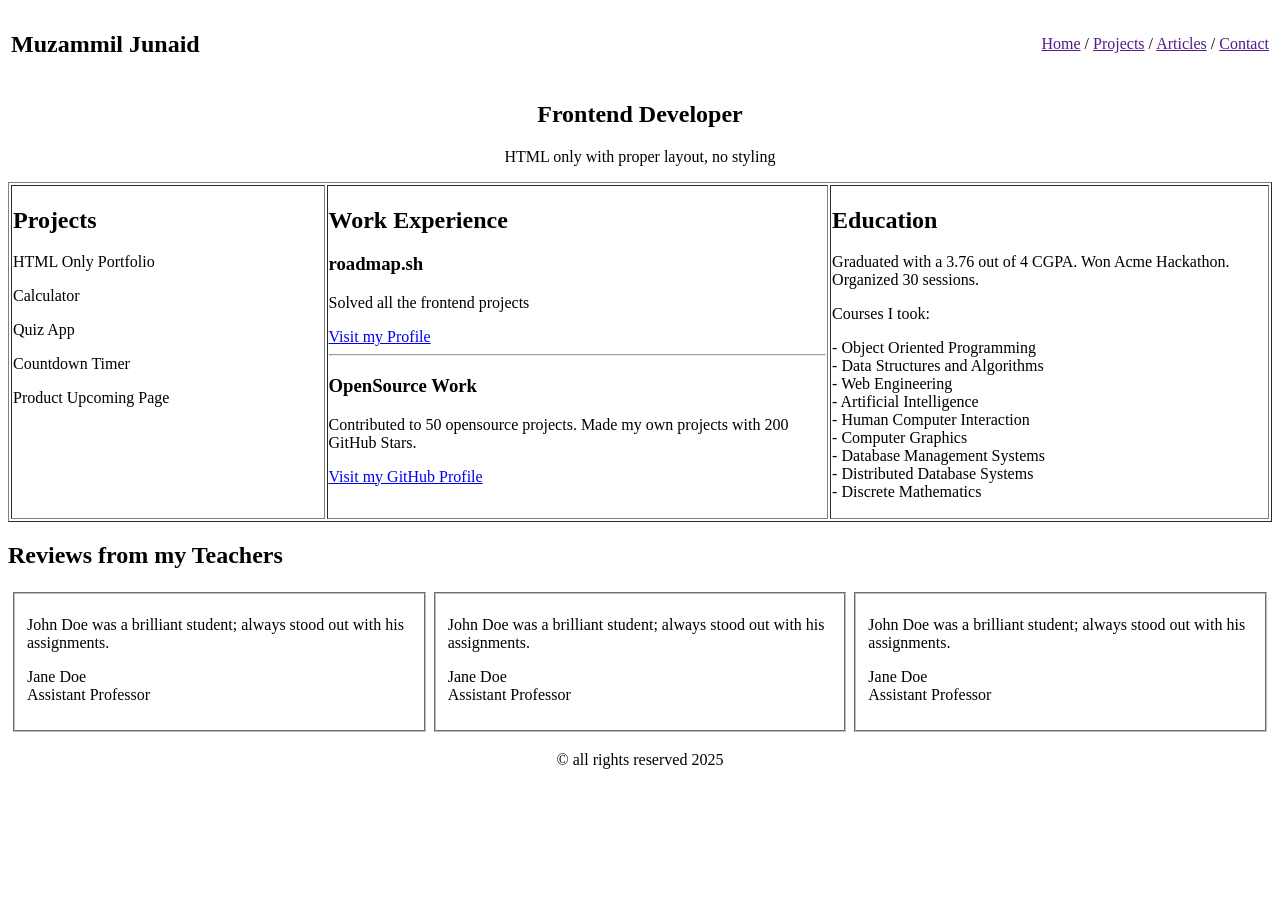
<file: cp1.html>
<!DOCTYPE html>
<html>
<head>
    <title>My Portfolio</title>
</head>
<body>
    <header>
        <table width="100%">
            <tr>
                <td>
                    <h2>Muzammil Junaid</h2>
                </td>
                <td align="right">
                    <a href=""
                    target="_blank">Home</a> /
                    <a href=""
                    target="_blank">Projects</a> /
                    <a href=""
                    target="_blank">Articles</a> /
                    <a href=""
                    >Contact</a>
                </td>
            </tr>
        </table>
    </header>
    <main>
        <section align="center">
            <h1>Frontend Developer</h1>
            <p>HTML only with proper layout, no styling</p>
        </section>
        <section>
            <table border="1" width="100%">
                <tr>
                    <td width="25%" valign="top">
                        <h2>Projects</h2>
                        <p>HTML Only Portfolio</p>
                        <p>Calculator</p>
                        <p>Quiz App</p>
                        <p>Countdown Timer</p>
                        <p>Product Upcoming Page</p>
                    </td>
                    <td width="40%" valign="top">
                        <h2>Work Experience</h2>
                        <h3>roadmap.sh</h3>
                        <p>Solved all the frontend projects</p>
                        <a href="https://www.myprofile.com"
                        target="_blank">Visit my Profile</a>
                        <hr>
                        <h3>OpenSource Work</h3>
                        <p>
                            Contributed to 50 opensource projects.
                            Made my own projects with 200 GitHub Stars.
                        </p>
                        <a href="https://github.com/Muzammil-junaid/Web-technologies"
                        target="_blank">Visit my GitHub Profile</a>
                    </td>
                    <td width="35%" valign="top">

                        <h2>Education</h2>
                        <p>
                            Graduated with a 3.76 out of 4 CGPA.
                            Won Acme Hackathon.
                            Organized 30 sessions.
                        </p>
                        <p>Courses I took:</p>
                        <p>
                            - Object Oriented Programming<br>
                            - Data Structures and Algorithms<br>
                            - Web Engineering<br>
                            - Artificial Intelligence<br>
                            - Human Computer Interaction<br>
                            - Computer Graphics<br>
                            - Database Management Systems<br>
                            - Distributed Database Systems<br>
                            - Discrete Mathematics
                        </p>
                    </td>
                </tr>
            </table>
        </section>
        <section>
            <h2>Reviews from my Teachers</h2>
            <table width="100%">
                <tr>
                    <td>
                        <fieldset>
                            <p>
                                John Doe was a brilliant student;
                                always stood out with his assignments.
                            </p>
                            <p>Jane Doe<br>
                            Assistant Professor</p>
                        </fieldset>
                    </td>
                    <td>
                        <fieldset>
                            <p>
                                John Doe was a brilliant student;
                                always stood out with his assignments.
                            </p>
                            <p>Jane Doe<br>
                            Assistant Professor</p>
                        </fieldset>
                    </td>
                    <td>
                        <fieldset>
                            <p>
                                John Doe was a brilliant student;
                                always stood out with his assignments.
                            </p>
                            <p>Jane Doe<br>
                            Assistant Professor</p>
                        </fieldset>
                    </td>
                </tr>
            </table>
        </section>
    </main>
    <footer align="center">
        <p>© all rights reserved 2025</p>
    </footer>
</body>
</html>
</file>
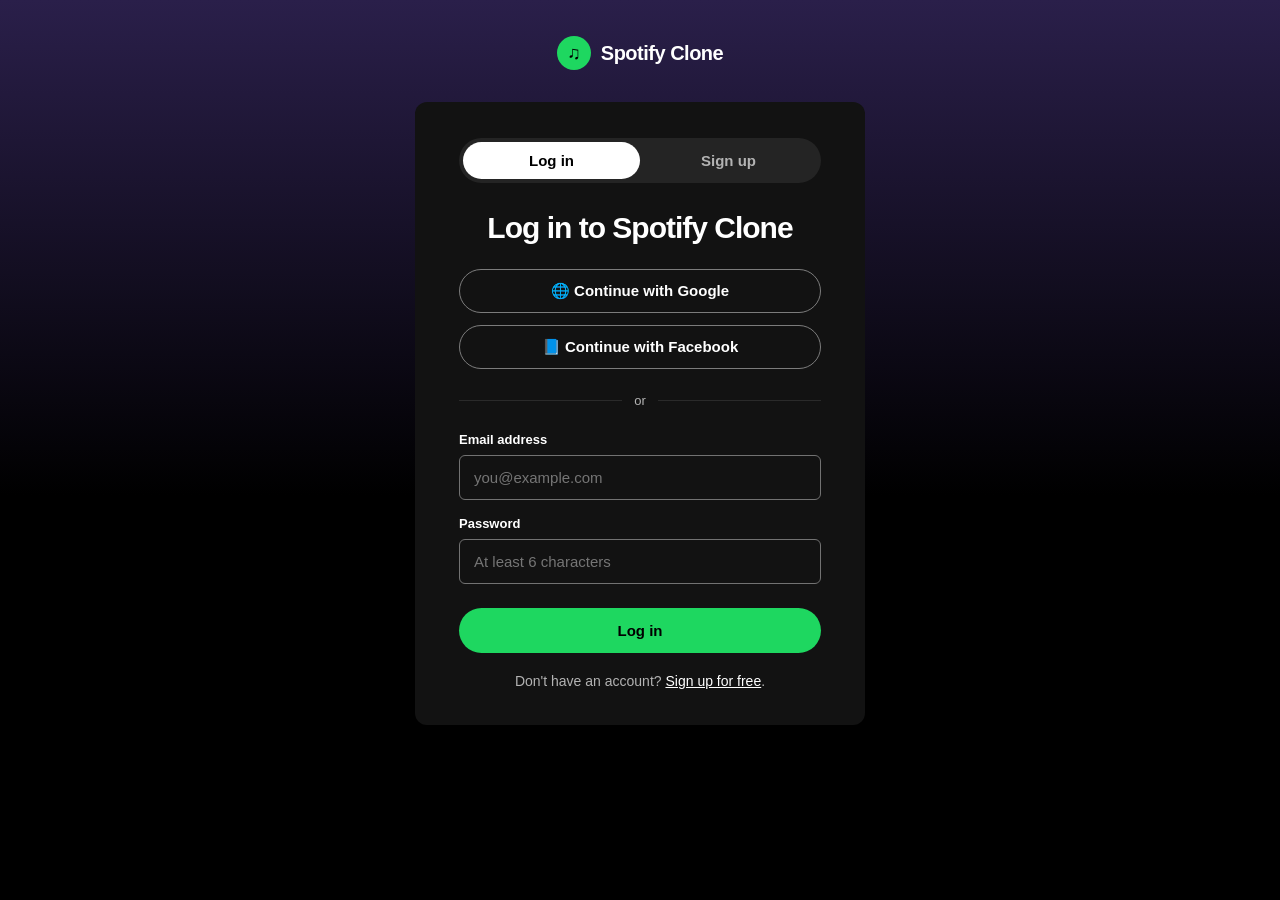
<file: login.html>
<!DOCTYPE html>
<html lang="en">
<head>
  <meta charset="UTF-8">
  <meta name="viewport" content="width=device-width, initial-scale=1.0">
  <title>Spotify Clone - Log in</title>
  <link rel="stylesheet" href="style.css">
</head>
<body class="auth-page">
  <a href="index.html" class="logo"><span class="logo-dot">♫</span> Spotify Clone</a>
  <div class="auth-card">
    <div class="auth-tabs" role="tablist">
      <button type="button" class="auth-tab active" data-mode="login" role="tab">Log in</button>
      <button type="button" class="auth-tab" data-mode="signup" role="tab">Sign up</button>
    </div>
    <h1 id="authTitle">Log in to Spotify Clone</h1>
    <a href="#" class="btn btn-outline social-btn">🌐 Continue with Google</a>
    <a href="#" class="btn btn-outline social-btn">📘 Continue with Facebook</a>
    <div class="divider">or</div>
    <form id="authForm" novalidate>
      <div class="field signup-only hidden">
        <label for="name">Your name</label>
        <input id="name" type="text" placeholder="Muzammil" autocomplete="name">
        <div class="msg"></div>
      </div>
      <div class="field">
        <label for="email">Email address</label>
        <input id="email" type="email" placeholder="you@example.com" autocomplete="email">
        <div class="msg"></div>
      </div>
      <div class="field">
        <label for="password">Password</label>
        <input id="password" type="password" placeholder="At least 6 characters" autocomplete="current-password">
        <div class="msg"></div>
      </div>
      <button type="submit" class="btn btn-green" id="authSubmit">Log in</button>
    </form>
    <p class="auth-foot" id="authFoot"></p>
  </div>
  <script src="script.js"></script>
</body>
</html>
</file>
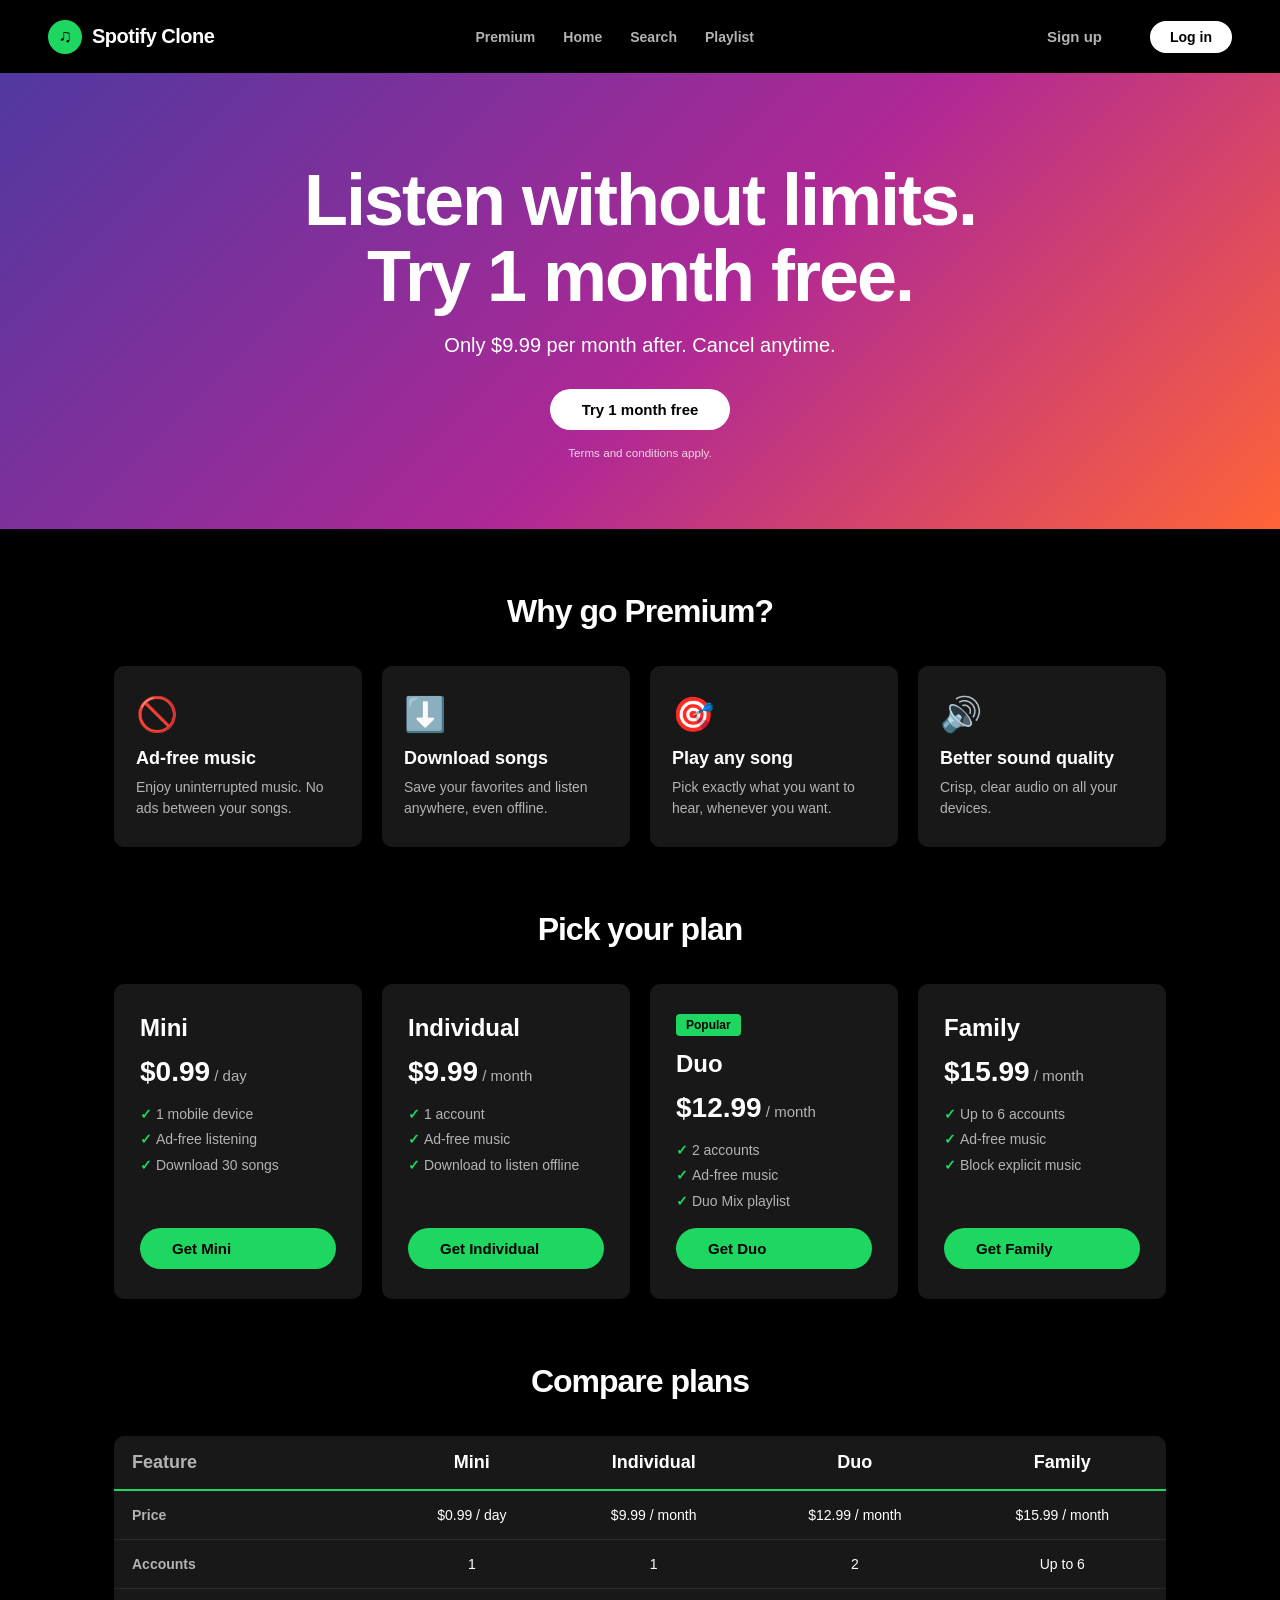
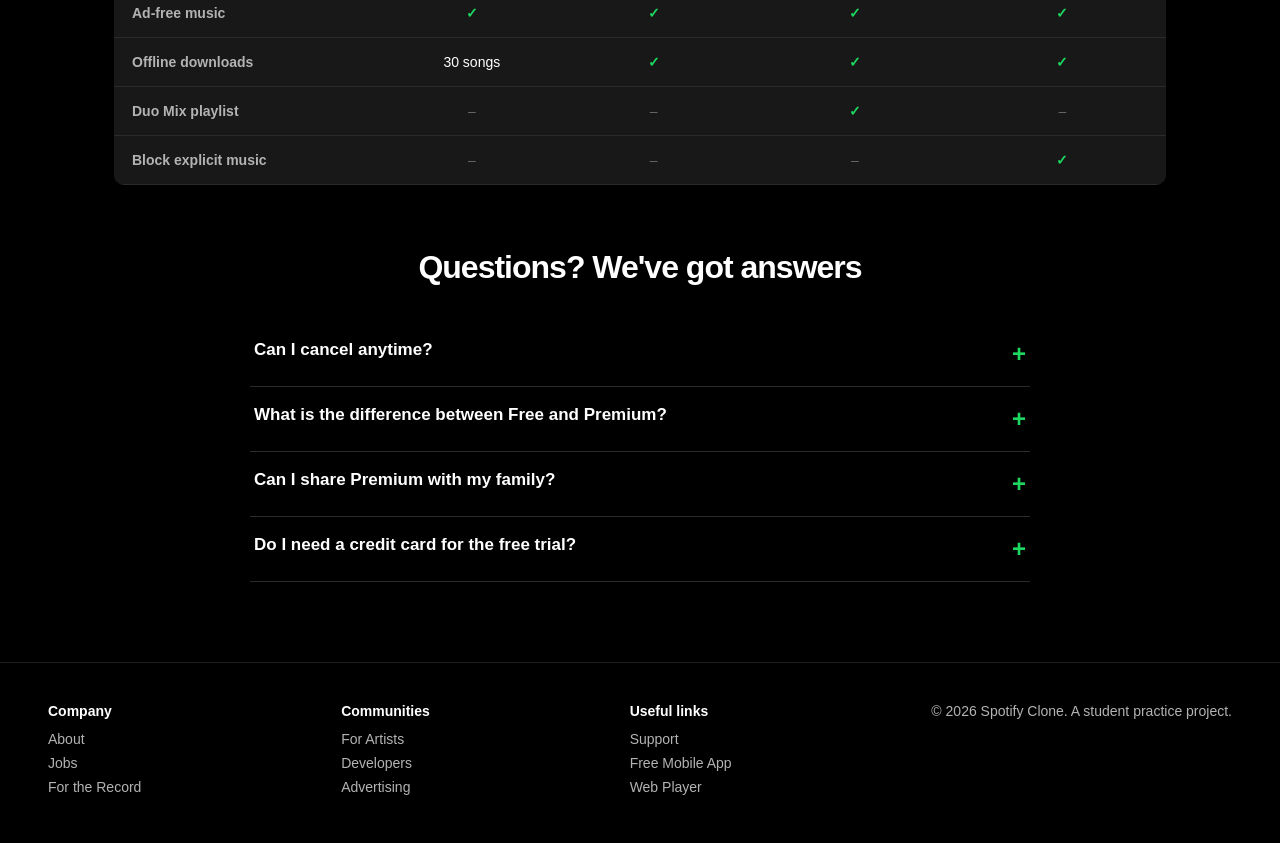
<file: premium.html>
<!DOCTYPE html>
<html lang="en">
<head>
  <meta charset="UTF-8">
  <meta name="viewport" content="width=device-width, initial-scale=1.0">
  <title>Spotify Clone - Premium</title>
  <link rel="stylesheet" href="style.css">
</head>
<body class="page">
  <header class="site-nav">
    <a href="index.html" class="logo"><span class="logo-dot">♫</span> Spotify Clone</a>
    <ul>
      <li><a href="premium.html">Premium</a></li>
      <li><a href="index.html">Home</a></li>
      <li><a href="search.html">Search</a></li>
      <li><a href="playlist.html">Playlist</a></li>
    </ul>
    <div class="right">
      <a href="login.html#signup" class="btn btn-ghost">Sign up</a>
      <a href="login.html" class="btn btn-white btn-small">Log in</a>
    </div>
  </header>
  <section class="hero">
    <h1>Listen without limits.<br>Try 1 month free.</h1>
    <p>Only $9.99 per month after. Cancel anytime.</p>
    <a href="#" class="btn btn-white">Try 1 month free</a>
    <small>Terms and conditions apply.</small>
  </section>
  <div class="wrap">
    <h2 class="center">Why go Premium?</h2>
    <ul class="perks">
      <li class="perk"><div class="icon">🚫</div><h3>Ad-free music</h3><p>Enjoy uninterrupted music. No ads between your songs.</p></li>
      <li class="perk"><div class="icon">⬇️</div><h3>Download songs</h3><p>Save your favorites and listen anywhere, even offline.</p></li>
      <li class="perk"><div class="icon">🎯</div><h3>Play any song</h3><p>Pick exactly what you want to hear, whenever you want.</p></li>
      <li class="perk"><div class="icon">🔊</div><h3>Better sound quality</h3><p>Crisp, clear audio on all your devices.</p></li>
    </ul>
    <h2 class="center">Pick your plan</h2>
    <ul class="plans">
        <li class="plan">
          <h3>Mini</h3>
          <div class="price"><b>$0.99</b> / day</div>
          <ul><li>1 mobile device</li><li>Ad-free listening</li><li>Download 30 songs</li></ul>
          <a href="#" class="btn btn-green">Get Mini</a>
        </li>
        <li class="plan">
          <h3>Individual</h3>
          <div class="price"><b>$9.99</b> / month</div>
          <ul><li>1 account</li><li>Ad-free music</li><li>Download to listen offline</li></ul>
          <a href="#" class="btn btn-green">Get Individual</a>
        </li>
        <li class="plan"><span class="badge">Popular</span>
          <h3>Duo</h3>
          <div class="price"><b>$12.99</b> / month</div>
          <ul><li>2 accounts</li><li>Ad-free music</li><li>Duo Mix playlist</li></ul>
          <a href="#" class="btn btn-green">Get Duo</a>
        </li>
        <li class="plan">
          <h3>Family</h3>
          <div class="price"><b>$15.99</b> / month</div>
          <ul><li>Up to 6 accounts</li><li>Ad-free music</li><li>Block explicit music</li></ul>
          <a href="#" class="btn btn-green">Get Family</a>
        </li>
    </ul>
    <h2 class="center">Compare plans</h2>
    <div class="table-wrap">
      <table class="compare">
        <thead>
          <tr><th>Feature</th><th>Mini</th><th>Individual</th><th>Duo</th><th>Family</th></tr>
        </thead>
        <tbody>
          <tr><td>Price</td><td>$0.99 / day</td><td>$9.99 / month</td><td>$12.99 / month</td><td>$15.99 / month</td></tr>
          <tr><td>Accounts</td><td>1</td><td>1</td><td>2</td><td>Up to 6</td></tr>
          <tr><td>Ad-free music</td><td class="yes">✓</td><td class="yes">✓</td><td class="yes">✓</td><td class="yes">✓</td></tr>
          <tr><td>Offline downloads</td><td>30 songs</td><td class="yes">✓</td><td class="yes">✓</td><td class="yes">✓</td></tr>
          <tr><td>Duo Mix playlist</td><td class="no">–</td><td class="no">–</td><td class="yes">✓</td><td class="no">–</td></tr>
          <tr><td>Block explicit music</td><td class="no">–</td><td class="no">–</td><td class="no">–</td><td class="yes">✓</td></tr>
        </tbody>
      </table>
    </div>
    <h2 class="center">Questions? We've got answers</h2>
    <div class="faq">
      <details><summary>Can I cancel anytime?</summary><p>Yes. You can cancel your plan whenever you like and keep Premium until the end of your billing period.</p></details>
      <details><summary>What is the difference between Free and Premium?</summary><p>Free has ads and shuffle-only play on mobile. Premium removes ads, lets you play any song, and lets you download music.</p></details>
      <details><summary>Can I share Premium with my family?</summary><p>Yes. The Duo and Family plans let several people listen with their own accounts.</p></details>
      <details><summary>Do I need a credit card for the free trial?</summary><p>This is a demo page, so nothing is charged. In a real app, payment details would be required to start a trial.</p></details>
    </div>
  </div>
  <footer class="site-footer">
    <div><h4>Company</h4><ul><li><a href="#">About</a></li><li><a href="#">Jobs</a></li><li><a href="#">For the Record</a></li></ul></div>
    <div><h4>Communities</h4><ul><li><a href="#">For Artists</a></li><li><a href="#">Developers</a></li><li><a href="#">Advertising</a></li></ul></div>
    <div><h4>Useful links</h4><ul><li><a href="#">Support</a></li><li><a href="#">Free Mobile App</a></li><li><a href="index.html">Web Player</a></li></ul></div>
    <div><p>© 2026 Spotify Clone. A student practice project.</p></div>
  </footer>
  <script src="script.js"></script>
</body>
</html>
</file>
<file: style.css>
* { margin: 0; padding: 0; box-sizing: border-box; }
:root {
  --bg: #121212;
  --panel: #181818;
  --hover: #2a2a2a;
  --text: #ffffff;
  --muted: #b3b3b3;
  --green: #1ed760;
  --green-dark: #1db954;
}
html, body { height: 100%; }
body {
  background: #000;
  color: var(--text);
  font-family: "Segoe UI", "Helvetica Neue", Arial, sans-serif;
  font-size: 14px;
}
a { color: inherit; text-decoration: none; }
ul { list-style: none; }
:focus-visible { outline: 2px solid var(--green); outline-offset: 2px; }
.app {
  display: grid;
  grid-template-columns: 280px 1fr;
  grid-template-rows: 1fr 84px;
  gap: 8px;
  height: 100vh;
  padding: 8px;
}
.sidebar { display: flex; flex-direction: column; gap: 8px; min-height: 0; }
.box { background: var(--bg); border-radius: 8px; padding: 12px; }
.logo {
  display: flex; align-items: center; gap: 10px;
  padding: 10px 12px 14px; font-size: 20px; font-weight: 800; letter-spacing: -0.5px;
}
.logo-dot {
  width: 34px; height: 34px; border-radius: 50%;
  background: var(--green); color: #000;
  display: flex; align-items: center; justify-content: center; font-size: 18px;
}

.nav a {
  display: flex; align-items: center; gap: 16px;
  padding: 10px 12px; border-radius: 6px;
  color: var(--muted); font-weight: 700; font-size: 15px;
  transition: color .2s;
}
.nav a:hover, .nav a.active { color: #fff; }

.library { flex: 1; overflow-y: auto; min-height: 0; }
.library-head {
  display: flex; justify-content: space-between; align-items: center;
  padding: 6px 8px 12px; color: var(--muted); font-weight: 700; font-size: 15px;
}
.pills { display: flex; gap: 8px; padding: 0 8px 12px; }
.pill {
  background: #2a2a2a; padding: 6px 12px; border-radius: 20px; font-size: 13px;
}
.lib-item {
  display: flex; align-items: center; gap: 12px;
  padding: 8px; border-radius: 6px;
}
.lib-item:hover { background: var(--hover); }
.thumb.round { border-radius: 50%; }
.logo.flat { padding: 0; }
.lib-item .thumb { width: 48px; height: 48px; border-radius: 4px; flex-shrink: 0; }
.lib-item strong { display: block; font-size: 15px; }
.lib-item span { color: var(--muted); font-size: 13px; }
.main {
  background: linear-gradient(180deg, #2d3a5a 0, var(--bg) 340px);
  border-radius: 8px; overflow-y: auto; min-height: 0;
}
.main.green  { background: linear-gradient(180deg, #1f5f3a 0, var(--bg) 340px); }
.main.purple { background: linear-gradient(180deg, #4a2f7a 0, var(--bg) 340px); }
.main.plain  { background: linear-gradient(180deg, #333 0, var(--bg) 340px); }
.topbar {
  position: sticky; top: 0; z-index: 5;
  display: flex; justify-content: space-between; align-items: center;
  padding: 16px 24px; background: rgba(18,18,18,.55); backdrop-filter: blur(10px);
}
.arrows { display: flex; gap: 8px; }
.arrow {
  width: 32px; height: 32px; border-radius: 50%; background: rgba(0,0,0,.7);
  display: flex; align-items: center; justify-content: center; font-size: 18px;
}
.top-actions { display: flex; align-items: center; gap: 12px; }

.btn {
  display: inline-block; padding: 12px 32px; border-radius: 500px;
  font-weight: 700; font-size: 15px; transition: transform .15s, background .2s;
  cursor: pointer; border: 0; font-family: inherit;
}
.btn:hover { transform: scale(1.04); }
.btn-white { background: #fff; color: #000; }
.btn-green { background: var(--green); color: #000; }
.btn-green:hover { background: #3be477; }
.btn-ghost { background: transparent; color: var(--muted); }
.btn-ghost:hover { color: #fff; }
.btn-outline { background: transparent; color: #fff; border: 1px solid #7c7c7c; }
.btn-outline:hover { border-color: #fff; }
.btn-small { padding: 8px 20px; font-size: 14px; }
.content { padding: 8px 24px 32px; }
.section-head {
  display: flex; justify-content: space-between; align-items: baseline; margin: 28px 0 16px;
}
.section-head h2 { font-size: 24px; letter-spacing: -0.4px; }
.section-head a { color: var(--muted); font-weight: 700; font-size: 14px; }
.section-head a:hover { text-decoration: underline; }
.c1  { background: linear-gradient(135deg, #ff5f6d, #ffc371); }
.c2  { background: linear-gradient(135deg, #4776e6, #8e54e9); }
.c3  { background: linear-gradient(135deg, #11998e, #38ef7d); }
.c4  { background: linear-gradient(135deg, #f7971e, #ffd200); }
.c5  { background: linear-gradient(135deg, #c33764, #1d2671); }
.c6  { background: linear-gradient(135deg, #2193b0, #6dd5ed); }
.c7  { background: linear-gradient(135deg, #614385, #516395); }
.c8  { background: linear-gradient(135deg, #ee0979, #ff6a00); }
.c9  { background: linear-gradient(135deg, #232526, #636e72); }
.c10 { background: linear-gradient(135deg, #56ab2f, #a8e063); }
.c11 { background: linear-gradient(135deg, #e96443, #904e95); }
.c12 { background: linear-gradient(135deg, #00c6ff, #0072ff); }
.greeting { font-size: 32px; font-weight: 800; letter-spacing: -1px; margin: 12px 0 20px; }
.tiles { display: grid; grid-template-columns: repeat(auto-fill, minmax(280px, 1fr)); gap: 16px; }
.tile {
  display: flex; align-items: center; gap: 16px;
  background: rgba(255,255,255,.1); border-radius: 6px; overflow: hidden;
  position: relative; transition: background .25s; font-weight: 700; font-size: 16px;
}
.tile:hover { background: rgba(255,255,255,.2); }
.tile .thumb { width: 80px; height: 80px; flex-shrink: 0; }
.tile .play { right: 16px; bottom: auto; top: 50%; margin-top: -24px; width: 48px; height: 48px; }
.tile:hover .play { opacity: 1; transform: none; }
.grid { display: grid; grid-template-columns: repeat(auto-fill, minmax(176px, 1fr)); gap: 20px; }
.card {
  background: var(--panel); padding: 16px; border-radius: 8px;
  transition: background .3s; display: block;
}
.card:hover { background: #282828; }
.card .art {
  aspect-ratio: 1 / 1; border-radius: 6px; margin-bottom: 16px;
  box-shadow: 0 8px 24px rgba(0,0,0,.5); position: relative;
}
.card.round .art { border-radius: 50%; }
.card h3 { font-size: 16px; margin-bottom: 6px; white-space: nowrap; overflow: hidden; text-overflow: ellipsis; }
.card p { color: var(--muted); font-size: 14px; line-height: 1.4;
  display: -webkit-box; -webkit-line-clamp: 2; -webkit-box-orient: vertical; overflow: hidden; }
.play {
  position: absolute; right: 8px; bottom: 8px; width: 48px; height: 48px; border-radius: 50%;
  background: var(--green); color: #000; font-size: 18px; padding-left: 3px;
  display: flex; align-items: center; justify-content: center;
  opacity: 0; transform: translateY(8px);
  transition: opacity .3s, transform .3s; box-shadow: 0 8px 16px rgba(0,0,0,.4);
}
.card:hover .play { opacity: 1; transform: none; }
.pl-header { display: flex; align-items: flex-end; gap: 24px; padding: 16px 0 24px; }
.pl-cover { width: 230px; height: 230px; border-radius: 6px; box-shadow: 0 8px 40px rgba(0,0,0,.6); flex-shrink: 0; }
.pl-header small { font-weight: 700; font-size: 13px; }
.pl-header h1 { font-size: clamp(36px, 7vw, 84px); letter-spacing: -3px; line-height: 1; margin: 8px 0 20px; }
.pl-header p { color: var(--muted); }
.pl-header b { color: #fff; }
.pl-actions { display: flex; align-items: center; gap: 28px; padding: 12px 0 16px; font-size: 28px; color: var(--muted); }
.big-play {
  width: 56px; height: 56px; border-radius: 50%; background: var(--green); color: #000;
  display: flex; align-items: center; justify-content: center; font-size: 22px; padding-left: 4px;
  transition: transform .15s;
}
.big-play:hover { transform: scale(1.06); background: #3be477; }
.tracks { width: 100%; border-collapse: collapse; color: var(--muted); }
.tracks th {
  text-align: left; font-weight: 400; font-size: 13px; padding: 8px 16px;
  border-bottom: 1px solid #2a2a2a;
}
.tracks td { padding: 8px 16px; vertical-align: middle; }
.tracks th:first-child, .tracks td:first-child { width: 56px; }
.tracks tbody tr:hover { background: rgba(255,255,255,.1); }
.tracks td:first-child { border-radius: 4px 0 0 4px; }
.tracks td:last-child  { border-radius: 0 4px 4px 0; }
.tracks .time { text-align: right; width: 80px; }
.tracks .num .hover-play { display: none; color: #fff; }
.tracks tr:hover .num .n { display: none; }
.tracks tr:hover .num .hover-play { display: inline; }
.song { display: flex; align-items: center; gap: 14px; color: #fff; }
.song .mini { width: 40px; height: 40px; border-radius: 4px; flex-shrink: 0; }
.song strong { display: block; font-size: 16px; }
.song span { color: var(--muted); font-size: 14px; }
.tracks tr.playing .song strong, .tracks tr.playing .num { color: var(--green); }
.player {
  grid-column: 1 / 3; display: grid; grid-template-columns: 1fr 2fr 1fr; align-items: center;
  padding: 0 16px; background: #000;
}
.np { display: flex; align-items: center; gap: 14px; }
.np .thumb { width: 56px; height: 56px; border-radius: 4px; }
.np strong { display: block; font-size: 14px; }
.np span { color: var(--muted); font-size: 12px; }
.np .heart { color: var(--green); margin-left: 8px; font-size: 18px; }
.controls { display: flex; flex-direction: column; align-items: center; gap: 8px; }
.ctrl-row { display: flex; align-items: center; gap: 22px; color: var(--muted); font-size: 18px; }
.ctrl-row li:hover { color: #fff; }
.ctrl-row .pp {
  width: 34px; height: 34px; border-radius: 50%; background: #fff; color: #000;
  display: flex; align-items: center; justify-content: center; font-size: 13px;
}
.ctrl-row .pp:hover { transform: scale(1.08); color: #000; }
.progress { display: flex; align-items: center; gap: 10px; width: 100%; max-width: 520px; color: var(--muted); font-size: 12px; }
.bar { flex: 1; height: 4px; background: #4d4d4d; border-radius: 2px; }
.bar i { display: block; height: 100%; background: #fff; border-radius: 2px; }
.bar:hover i { background: var(--green); }
.volume { display: flex; justify-content: flex-end; align-items: center; gap: 10px; color: var(--muted); }
.volume .bar { flex: none; width: 100px; }
.site-nav {
  position: sticky; top: 0; z-index: 10; background: #000;
  display: flex; align-items: center; justify-content: space-between; padding: 16px 48px;
}
.site-nav .logo { padding: 0; }
.site-nav ul { display: flex; gap: 28px; font-weight: 700; color: var(--muted); }
.site-nav ul a:hover { color: #fff; }
.site-nav .right { display: flex; align-items: center; gap: 16px; }
.hero {
  text-align: center; padding: 90px 24px 70px;
  background: linear-gradient(135deg, #5038a0, #af2896 55%, #ff6437);
}
.hero h1 { font-size: clamp(36px, 6vw, 72px); letter-spacing: -2px; line-height: 1.05; margin-bottom: 20px; }
.hero p { font-size: 20px; margin-bottom: 32px; }
.hero small { display: block; margin-top: 16px; opacity: .8; }
.page { background: #000; }
.wrap { max-width: 1100px; margin: 0 auto; padding: 0 24px; }
.page h2.center { text-align: center; font-size: 32px; margin: 64px 0 36px; letter-spacing: -1px; }
.perks { display: grid; grid-template-columns: repeat(auto-fit, minmax(220px, 1fr)); gap: 20px; }
.perk { background: #181818; border-radius: 10px; padding: 28px 22px; }
.perk .icon { font-size: 34px; margin-bottom: 14px; }
.perk h3 { font-size: 18px; margin-bottom: 8px; }
.perk p { color: var(--muted); line-height: 1.5; }
.plans { display: grid; grid-template-columns: repeat(auto-fit, minmax(230px, 1fr)); gap: 20px; }
.plan { background: #181818; border-radius: 10px; padding: 28px 24px; display: flex; flex-direction: column; gap: 14px; border: 2px solid transparent; transition: border-color .2s, transform .2s; }
.plan:hover { border-color: var(--green); transform: translateY(-4px); }
.plan .badge { align-self: flex-start; background: var(--green); color: #000; font-weight: 800; font-size: 12px; padding: 4px 10px; border-radius: 4px; }
.plan h3 { font-size: 24px; }
.plan .price { font-size: 15px; color: var(--muted); }
.plan .price b { color: #fff; font-size: 28px; }
.plan ul { color: var(--muted); line-height: 1.8; flex: 1; }
.plan ul li::before { content: "✓  "; color: var(--green); font-weight: 800; }
.faq { max-width: 780px; margin: 0 auto 80px; }
.faq details { border-bottom: 1px solid #2a2a2a; padding: 18px 4px; }
.faq summary { cursor: pointer; font-weight: 700; font-size: 17px; list-style: none; display: flex; justify-content: space-between; }
.faq summary::-webkit-details-marker { display: none; }
.faq summary::after { content: "+"; font-size: 24px; color: var(--green); }
.faq details[open] summary::after { content: "–"; }
.faq details p { color: var(--muted); margin-top: 12px; line-height: 1.6; }
footer.site-footer { background: #000; border-top: 1px solid #1f1f1f; padding: 40px 48px; color: var(--muted); display: flex; flex-wrap: wrap; gap: 32px; justify-content: space-between; }
footer.site-footer h4 { color: #fff; margin-bottom: 12px; }
footer.site-footer li { margin-bottom: 8px; }
footer.site-footer a:hover { color: #fff; text-decoration: underline; }
@media (max-width: 860px) {
  .app { grid-template-columns: 1fr; }
  .sidebar { display: none; }
  .player { grid-column: 1; grid-template-columns: 1fr auto; }
  .player .volume, .player .progress { display: none; }
  .pl-header { flex-direction: column; align-items: flex-start; }
  .pl-cover { width: 180px; height: 180px; }
  .tracks .album { display: none; }
  .site-nav { padding: 14px 20px; }
  .site-nav ul { display: none; }
}
.table-wrap { overflow-x: auto; margin-bottom: 20px; border-radius: 10px; }
.compare { width: 100%; border-collapse: collapse; background: #181818; min-width: 620px; }
.compare th, .compare td { padding: 16px 18px; text-align: center; border-bottom: 1px solid #2a2a2a; }
.compare th:first-child, .compare td:first-child { text-align: left; color: var(--muted); font-weight: 600; }
.compare thead th { font-size: 18px; border-bottom: 2px solid var(--green); }
.compare tbody tr:hover { background: #222; }
.compare .yes { color: var(--green); font-weight: 800; }
.compare .no { color: #666; }
.thumb, .mini, .pl-cover, .art { overflow: hidden; }
.art img, .thumb img, .mini img, .pl-cover img {
  width: 100%; height: 100%; object-fit: cover; display: block;
}
.hidden { display: none !important; }
.tracks tbody tr, .card, .tile { cursor: pointer; }
.bar { cursor: pointer; }
.bar i { pointer-events: none; }
.ctrl-row li, .pl-actions li, .heart { cursor: pointer; user-select: none; }
.ctrl-row li.on { color: var(--green); }
.heart.off { color: var(--muted); }
.pl-actions li.liked { color: var(--green); }
.tracks tr.playing .num .n { color: var(--green); }
.nav a span { width: 22px; text-align: center; }

.toast {
  position: fixed; left: 50%; bottom: 110px; z-index: 100;
  transform: translate(-50%, 20px); opacity: 0; pointer-events: none;
  background: #fff; color: #000; font-weight: 700;
  padding: 12px 22px; border-radius: 500px;
  box-shadow: 0 8px 24px rgba(0,0,0,.5);
  transition: opacity .25s, transform .25s;
}
.toast.show { opacity: 1; transform: translate(-50%, 0); }
.search-bar { position: relative; flex: 1; max-width: 420px; margin: 0 16px; }
.search-bar .icon { position: absolute; left: 16px; top: 50%; transform: translateY(-50%); pointer-events: none; }
.search-bar input {
  width: 100%; padding: 12px 16px 12px 46px; border-radius: 500px;
  border: 2px solid transparent; background: #242424; color: #fff;
  font-size: 15px; font-family: inherit;
}
.search-bar input::placeholder { color: var(--muted); }
.search-bar input:hover { background: #2a2a2a; }
.search-bar input:focus { outline: none; border-color: #fff; }
.cats { display: grid; grid-template-columns: repeat(auto-fill, minmax(180px, 1fr)); gap: 20px; }
.cat {
  display: block; height: 180px; border-radius: 8px; padding: 16px;
  font-size: 22px; font-weight: 800; position: relative; overflow: hidden;
  cursor: pointer; transition: transform .2s;
}
.cat:hover { transform: scale(1.03); }
.cat span { position: absolute; right: -8px; bottom: 0; font-size: 64px; transform: rotate(25deg); }
.empty { text-align: center; color: var(--muted); padding: 60px 0; }
.empty h3 { color: #fff; font-size: 22px; margin-bottom: 8px; }
.result-count { color: var(--muted); margin-bottom: 8px; }
.artist-hero {
  height: 340px; margin: -8px -24px 0; padding: 24px;
  display: flex; flex-direction: column; justify-content: flex-end;
  background-size: cover; background-position: center;
}
.verified { font-size: 14px; font-weight: 600; display: flex; align-items: center; gap: 8px; }
.verified b {
  background: #3d91f4; width: 22px; height: 22px; border-radius: 50%;
  display: inline-flex; align-items: center; justify-content: center; font-size: 12px;
}
.artist-hero h1 { font-size: clamp(48px, 9vw, 96px); letter-spacing: -3px; line-height: 1; margin: 8px 0 12px; }
.artist-hero p { font-size: 16px; }
.follow-btn.following { background: #fff; color: #000; border-color: #fff; }
.about {
  display: flex; gap: 24px; align-items: center; background: var(--panel);
  border-radius: 10px; padding: 24px; margin-bottom: 8px;
}
.about .pic { width: 120px; height: 120px; border-radius: 50%; flex-shrink: 0; }
.about h3 { font-size: 20px; margin-bottom: 8px; }
.about p { color: var(--muted); line-height: 1.6; max-width: 70ch; }
.auth-page {
  min-height: 100vh; display: flex; flex-direction: column; align-items: center;
  background: linear-gradient(180deg, #2a1f4a 0, #000 55%);
}
.auth-page > .logo { margin-top: 36px; padding: 0; }
.auth-card {
  width: calc(100% - 32px); max-width: 450px; margin: 32px 16px 48px;
  background: #121212; border-radius: 12px; padding: 36px 44px;
}
.auth-tabs { display: flex; background: #242424; border-radius: 500px; padding: 4px; margin-bottom: 28px; }
.auth-tab {
  flex: 1; text-align: center; padding: 10px; border-radius: 500px; border: 0;
  background: transparent; color: var(--muted); font-weight: 700; font-size: 15px;
  cursor: pointer; font-family: inherit; transition: background .2s, color .2s;
}
.auth-tab.active { background: #fff; color: #000; }
.auth-card h1 { font-size: 30px; letter-spacing: -1px; text-align: center; margin-bottom: 24px; }
.field { margin-bottom: 16px; }
.field label { display: block; font-weight: 700; font-size: 13px; margin-bottom: 8px; }
.field input {
  width: 100%; padding: 13px 14px; border-radius: 6px; font-size: 15px;
  background: #121212; color: #fff; border: 1px solid #727272; font-family: inherit;
}
.field input:hover { border-color: #fff; }
.field input:focus { outline: 2px solid #fff; outline-offset: 0; }
.field.bad input { border-color: #f15e6c; }
.field .msg { color: #f15e6c; font-size: 13px; margin-top: 6px; min-height: 0; }
.auth-card .btn-green { width: 100%; margin-top: 8px; padding: 14px; }
.divider { display: flex; align-items: center; gap: 12px; color: var(--muted); margin: 24px 0; font-size: 13px; }
.divider::before, .divider::after { content: ""; flex: 1; height: 1px; background: #2a2a2a; }
.social-btn { display: block; width: 100%; text-align: center; margin-bottom: 12px; }
.auth-foot { text-align: center; color: var(--muted); margin-top: 20px; font-size: 14px; }
.auth-foot a { color: #fff; text-decoration: underline; }

@media (max-width: 860px) {
  .search-bar { margin: 0 8px; }
  .artist-hero { height: 260px; }
  .about { flex-direction: column; align-items: flex-start; }
  .auth-card { padding: 28px 22px; }
}
</file>
